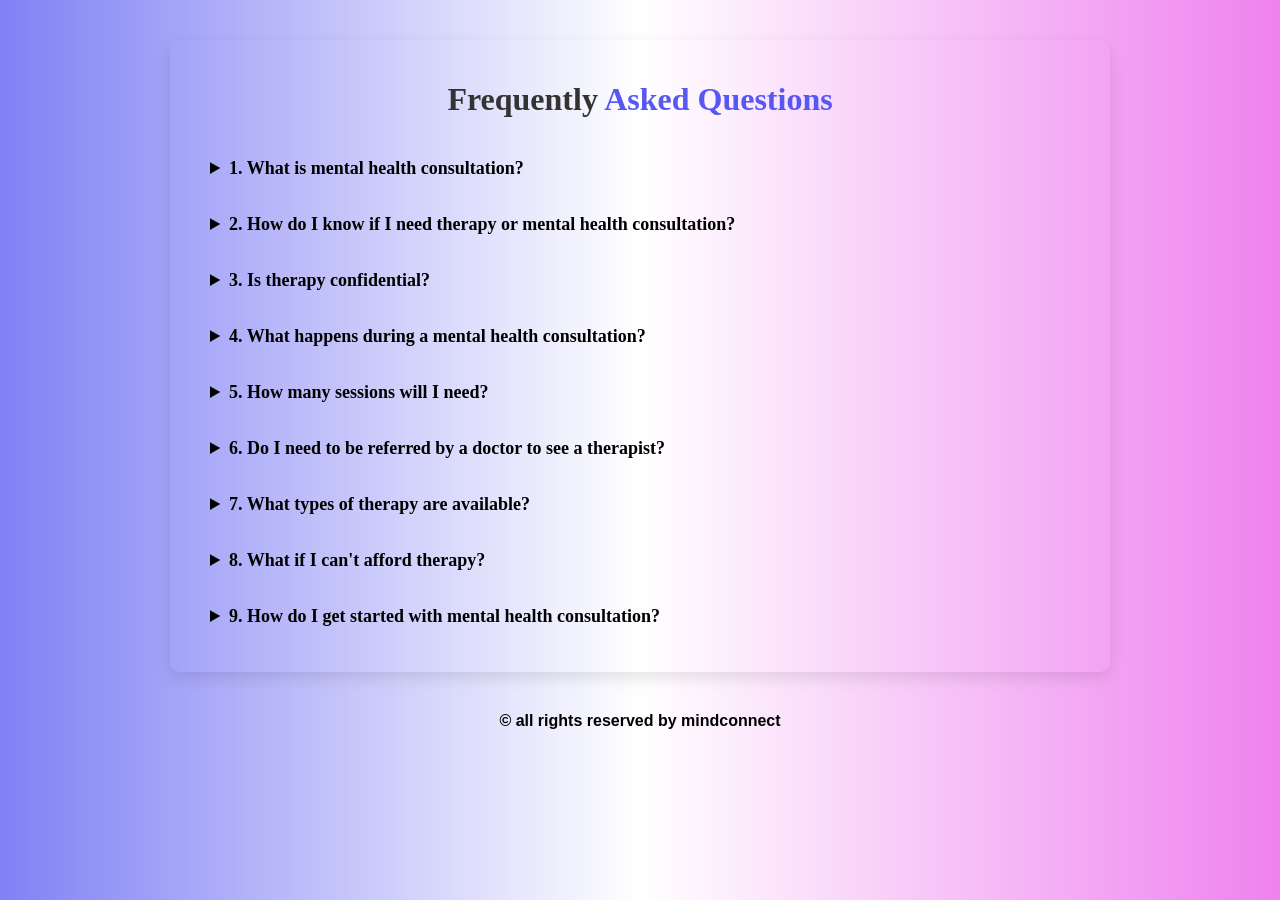
<file: src/main/resources/templates/faq.html>
<!DOCTYPE html>
<html xmlns:th="http://www.thymeleaf.org">
<head>
  <meta charset="UTF-8">
  <meta name="viewport" content="width=device-width, initial-scale=1.0">
  <link rel="stylesheet" href="https://cdnjs.cloudflare.com/ajax/libs/font-awesome/6.0.0/css/all.min.css">
  <title>FAQ - Mental Health Consultation</title>
  <style>
    body {
      font-family: Cambria, Cochin, Georgia, Times, 'Times New Roman', serif;
      background: linear-gradient(to left,violet,white,rgb(129, 129, 245));
      margin: 0;
      padding: 0;
    }

    .faq-container {
      max-width: 900px;
      margin: 40px auto;
      padding: 20px;
      
      border-radius: 10px;
      box-shadow: 0 6px 15px rgba(0, 0, 0, 0.1);
    }

    h1 {
      text-align: center;
      color: #333;
      margin-bottom: 30px;
    }

    details {
      margin-bottom: 15px;
      padding: 10px 0;
    }

    summary {
      font-size: 18px;
      font-weight: bold;
      color: black;
      cursor: pointer;
      padding-left: 20px;
      transition: all 0.3s ease;
      font-family: Georgia, 'Times New Roman', Times, serif;
    }

    summary:hover {
      color: rgb(67, 67, 242);
    }

    p {
      font-family: cursive;
      font-size: 18px;
      color: #333;
      line-height: 1.6;
      margin-top: 10px;
      padding-left: 40px; /* Indentation for the answer */
    }

    span {
      color: rgb(87, 87, 244);
    }
    .copy{
    font-family: Verdana, Geneva, Tahoma, sans-serif;
    color: black;
    text-align: center;
  }
    
    /* Adjust for smaller screens */
    @media (max-width: 600px) {
      .faq-container {
        padding: 15px;
      }

      summary {
        font-size: 16px;
      }

      p {
        font-size: 14px;
      }
    }

  </style>
</head>
<body>

  <div class="faq-container">
    <h1>Frequently <span>Asked Questions</span></h1>

    <details>
      <summary></i> 1. What is mental health consultation?</summary>
      <p>Mental health consultation is a professional service where a licensed therapist or counselor helps individuals address emotional, psychological, and behavioral challenges. This process involves discussing concerns, exploring feelings, and learning coping strategies to improve mental well-being.</p>
    </details>

    <details>
      <summary>2. How do I know if I need therapy or mental health consultation?</summary>
      <p>If you're experiencing persistent feelings of sadness, anxiety, stress, or difficulty managing daily tasks, therapy may help. If you notice patterns of negative thoughts or behavior that affect your quality of life, it's a good idea to seek consultation from a mental health professional.</p>
    </details>

    <details>
      <summary>3. Is therapy confidential?</summary>
      <p>Yes, therapy is confidential. Your therapist is legally and ethically required to protect your privacy. However, in some cases, such as imminent risk of harm to yourself or others, there may be exceptions to confidentiality. You will be informed about the limits of confidentiality during your first session.</p>
    </details>

    <details>
      <summary>4. What happens during a mental health consultation?</summary>
      <p>During your first consultation, the therapist will ask about your personal history, current issues, and goals for therapy. They will listen to your concerns and may suggest a treatment plan. Therapy can involve discussing your feelings, thoughts, and behaviors to help you gain insights and develop coping strategies.</p>
    </details>

    <details>
      <summary>5. How many sessions will I need?</summary>
      <p>The number of sessions needed depends on your individual needs and goals. Some people may find relief after just a few sessions, while others may benefit from long-term therapy. Your therapist will discuss your progress and recommend a plan that works best for you.</p>
    </details>

    <details>
      <summary>6. Do I need to be referred by a doctor to see a therapist?</summary>
      <p>No, you do not need a referral to see a therapist. You can directly reach out to a licensed mental health professional. However, if you have medical concerns that may be related to a mental health issue, your therapist may recommend seeing a doctor or other healthcare provider for a thorough evaluation.</p>
    </details>

    <details>
      <summary>7. What types of therapy are available?</summary>
      <p>There are various types of therapy, including Cognitive Behavioral Therapy (CBT), Dialectical Behavior Therapy (DBT), mindfulness-based therapy, psychodynamic therapy, and more. The type of therapy used will depend on your individual needs and the therapist's expertise. Your therapist will work with you to determine the best approach for you.</p>
    </details>

    <details>
      <summary>8. What if I can't afford therapy?</summary>
      <p>If cost is a concern, many therapists offer sliding scale fees based on income, or you can check if there are local non-profit organizations or mental health clinics that offer affordable services. Some therapists may also accept insurance. It's important to discuss your financial situation upfront with your therapist to find a solution that works for you.</p>
    </details>

    <details>
      <summary>9. How do I get started with mental health consultation?</summary>
      <p>To get started, you can search for a licensed therapist in your area, or contact a mental health service provider. Reach out to inquire about availability, fees, and whether the therapist specializes in your area of concern. Once you find a good fit, you can schedule an initial consultation to begin the process.</p>
    </details>
  </div>
<h4 class="copy">&copy all rights reserved by mindconnect</h4>
</body>
</html>
</file>
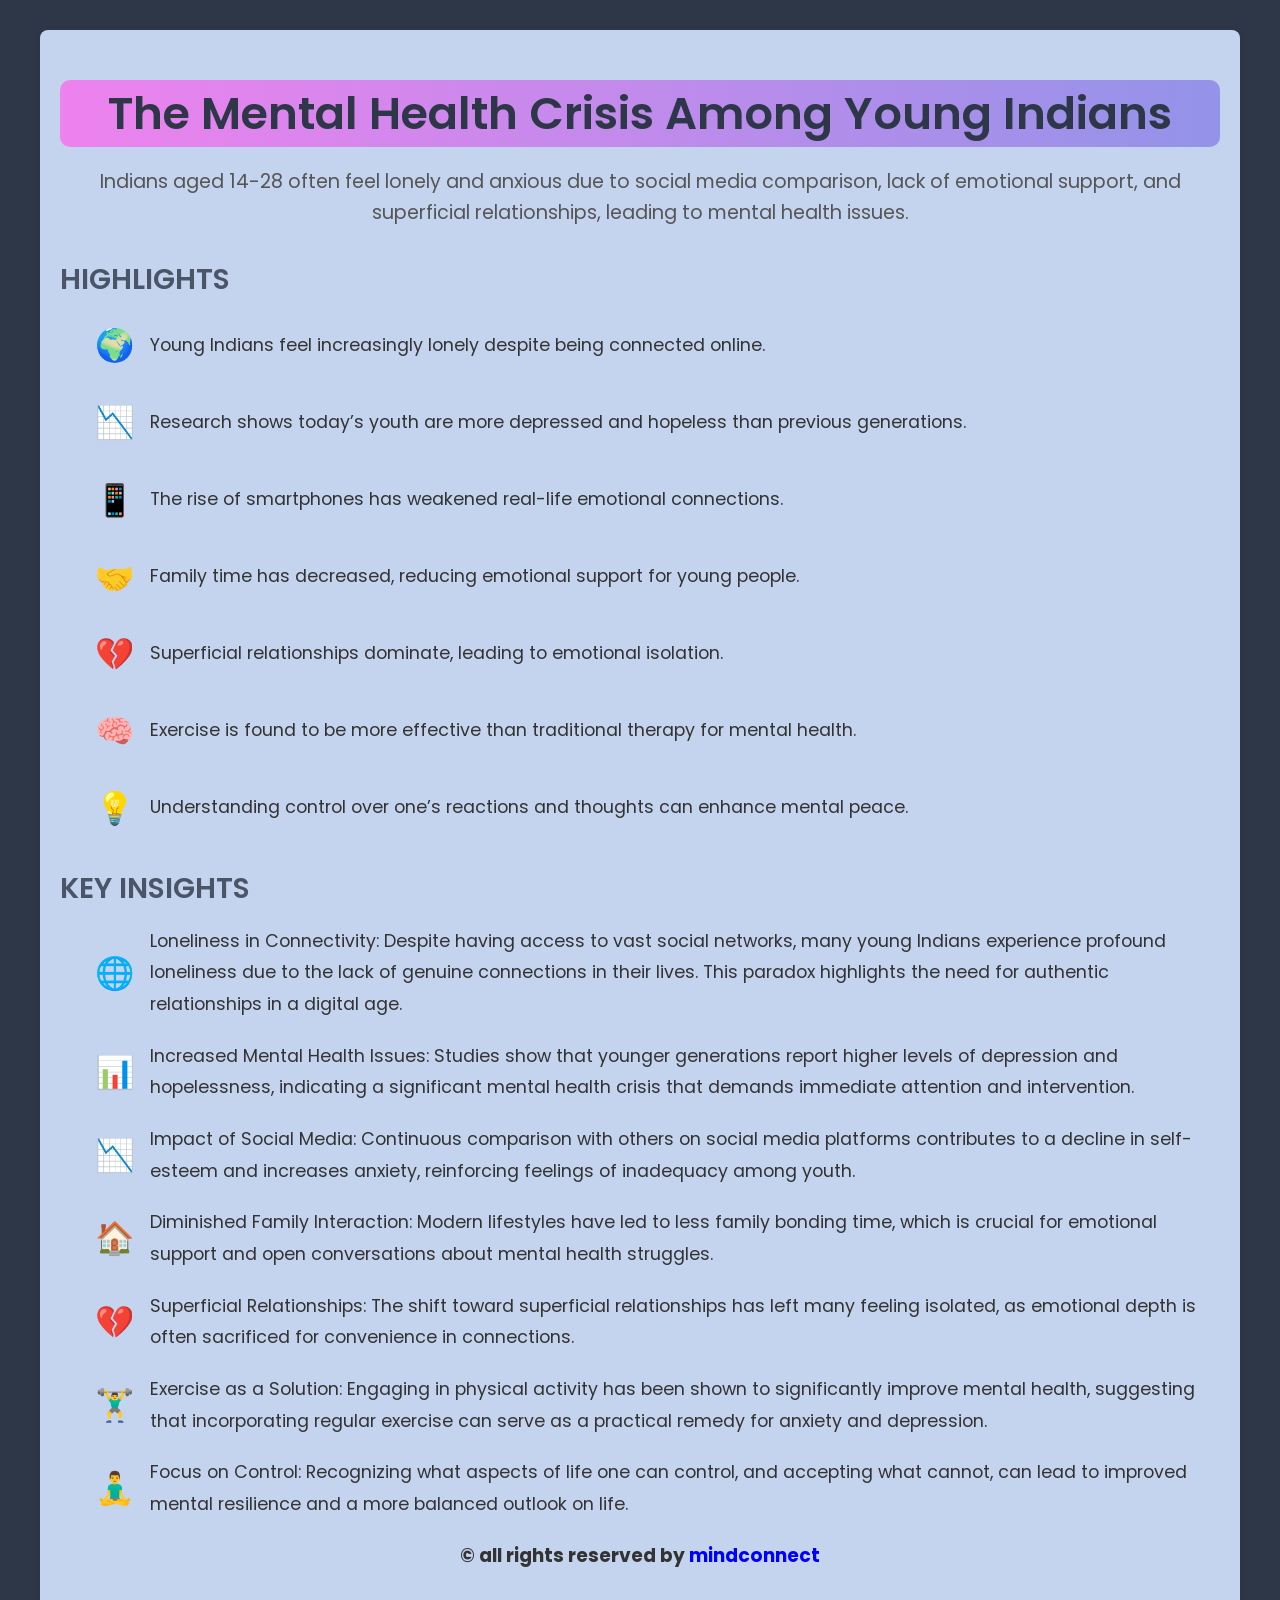
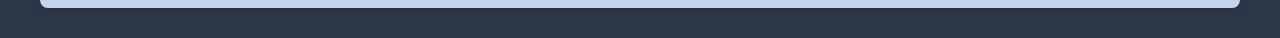
<file: src/main/resources/templates/learn.html>
<!DOCTYPE html>
<html xmlns:th="http://www.thymeleaf.org">
<head>
    <meta charset="UTF-8">
    <meta name="viewport" content="width=device-width, initial-scale=1.0">
    <meta http-equiv="X-UA-Compatible" content="ie=edge">
    <title>Mental Health of Young Indians</title>
    
    
    <link href="https://fonts.googleapis.com/css2?family=Poppins:wght@300;400;600&display=swap" rel="stylesheet">

    
    <style>
     /* General Styles */
body {
    font-family: 'Poppins', sans-serif;
    background-color: #f4f7fc;  /* Light gray background */
    margin: 0;
    padding: 0;
    display: flex;
    justify-content: flex-start; /* Aligns content to the left */
    align-items: flex-start; /* Aligns content to the top */
    height: 100%;
    color: #333;
    flex-direction: column;  /* Stacks sections vertically */
    background-color: #2d3748;
}

.container {
    width: 100%; /* Make the container use the full available width */
    max-width: 1200px; /* Optional: maximum width for large screens */
    margin: 30px auto; /* Centers the container */
    padding: 20px;
    background-color: #fff;
    border-radius: 8px;
    box-shadow: 0 4px 10px rgba(0, 0, 0, 0.1);
    text-align: left;
    box-sizing: border-box; /* Ensures padding doesn't affect width */
    background-color: #c5d4ee;
}

/* Header Section */
h1 {
    text-align: center;
    font-size: 2.8em;
    color: #2d3748;
    margin-bottom: 20px;
    font-weight: 600;
    background: linear-gradient(to left,rgb(147, 147, 233),violet);
    border-radius: 10px;
}

/* Paragraph under the header */
p {
    font-size: 1.2em;
    color: #555;
    line-height: 1.6;
    margin-bottom: 30px;
}

/* Highlights and Key Insights Sections */
.highlights, .key-insights {
    margin-top: 30px;
}

h2 {
    font-size: 1.8em;
    color: #4a5568;
    margin-bottom: 15px;
    text-transform: uppercase;
    font-weight: 600;
}

/* Unordered List */
ul {
    list-style-type: none; /* Remove default list styles */
    padding: 0;
}

li {
    font-size: 1.1em;
    line-height: 1.8;
    margin-bottom: 20px;
    padding-left: 35px;
    position: relative;
}

/* Highlight List Item Styling */
.highlight-item {
    display: flex;
    align-items: center;
}

.highlight-item span {
    font-size: 1.8em;
    margin-right: 15px; /* Space between the icon and the text */
    color: #2c5282;
}

/* Footer Section */
footer {
    text-align: center;
    margin-top: 50px;
    font-size: 1em;
    color: #4a5568;
    padding: 15px;
    background-color: #f7fafc;
    border-radius: 8px;
}

/* Additional Responsive Styles */
@media (max-width: 768px) {
    .container {
        width: 95%; /* Ensure it takes up 95% on smaller screens */
        padding: 15px;
    }

    h1 {
        font-size: 2.2em;
    }

    p {
        font-size: 1.1em;
    }

    h2 {
        font-size: 1.6em;
    }

    .highlight-item span {
        font-size: 1.6em;
    }
}

@media (max-width: 480px) {
    .container {
        width: 100%; /* Full width for mobile screens */
        padding: 10px;
    }

    h1 {
        font-size: 1.8em;
    }

    p {
        font-size: 1em;
    }

    h2 {
        font-size: 1.4em;
    }

    .highlight-item span {
        font-size: 1.4em;
    }
}


    </style>
</head>
<body>

    <div class="container">
        <h1>The Mental Health Crisis Among Young Indians</h1>

        <p style="text-align: center;">Indians aged 14-28 often feel lonely and anxious due to social media comparison, lack of emotional support, and superficial relationships, leading to mental health issues.</p>

        <div class="highlights">
            <h2>Highlights</h2>
            <ul>
                <li class="highlight-item"><span>🌍</span> Young Indians feel increasingly lonely despite being connected online.</li>
                <li class="highlight-item"><span>📉</span> Research shows today’s youth are more depressed and hopeless than previous generations.</li>
                <li class="highlight-item"><span>📱</span> The rise of smartphones has weakened real-life emotional connections.</li>
                <li class="highlight-item"><span>🤝</span> Family time has decreased, reducing emotional support for young people.</li>
                <li class="highlight-item"><span>💔</span> Superficial relationships dominate, leading to emotional isolation.</li>
                <li class="highlight-item"><span>🧠</span> Exercise is found to be more effective than traditional therapy for mental health.</li>
                <li class="highlight-item"><span>💡</span> Understanding control over one’s reactions and thoughts can enhance mental peace.</li>
            </ul>
        </div>

        <div class="key-insights">
            <h2>Key Insights</h2>
            <ul>
                <li class="highlight-item"><span>🌐</span> Loneliness in Connectivity: Despite having access to vast social networks, many young Indians experience profound loneliness due to the lack of genuine connections in their lives. This paradox highlights the need for authentic relationships in a digital age.</li>
                <li class="highlight-item"><span>📊</span> Increased Mental Health Issues: Studies show that younger generations report higher levels of depression and hopelessness, indicating a significant mental health crisis that demands immediate attention and intervention.</li>
                <li class="highlight-item"><span>📉</span> Impact of Social Media: Continuous comparison with others on social media platforms contributes to a decline in self-esteem and increases anxiety, reinforcing feelings of inadequacy among youth.</li>
                <li class="highlight-item"><span>🏠</span> Diminished Family Interaction: Modern lifestyles have led to less family bonding time, which is crucial for emotional support and open conversations about mental health struggles.</li>
                <li class="highlight-item"><span>💔</span> Superficial Relationships: The shift toward superficial relationships has left many feeling isolated, as emotional depth is often sacrificed for convenience in connections.</li>
                <li class="highlight-item"><span>🏋‍♂</span> Exercise as a Solution: Engaging in physical activity has been shown to significantly improve mental health, suggesting that incorporating regular exercise can serve as a practical remedy for anxiety and depression.</li>
                <li class="highlight-item"><span>🧘‍♂</span> Focus on Control: Recognizing what aspects of life one can control, and accepting what cannot, can lead to improved mental resilience and a more balanced outlook on life.</li>
            </ul>
        </div>

    <h3 style="text-align: center;">&copy all rights reserved by <span style="color: blue;">mindconnect</span></h3>
    </div>
    

</body>
</html>
</file>
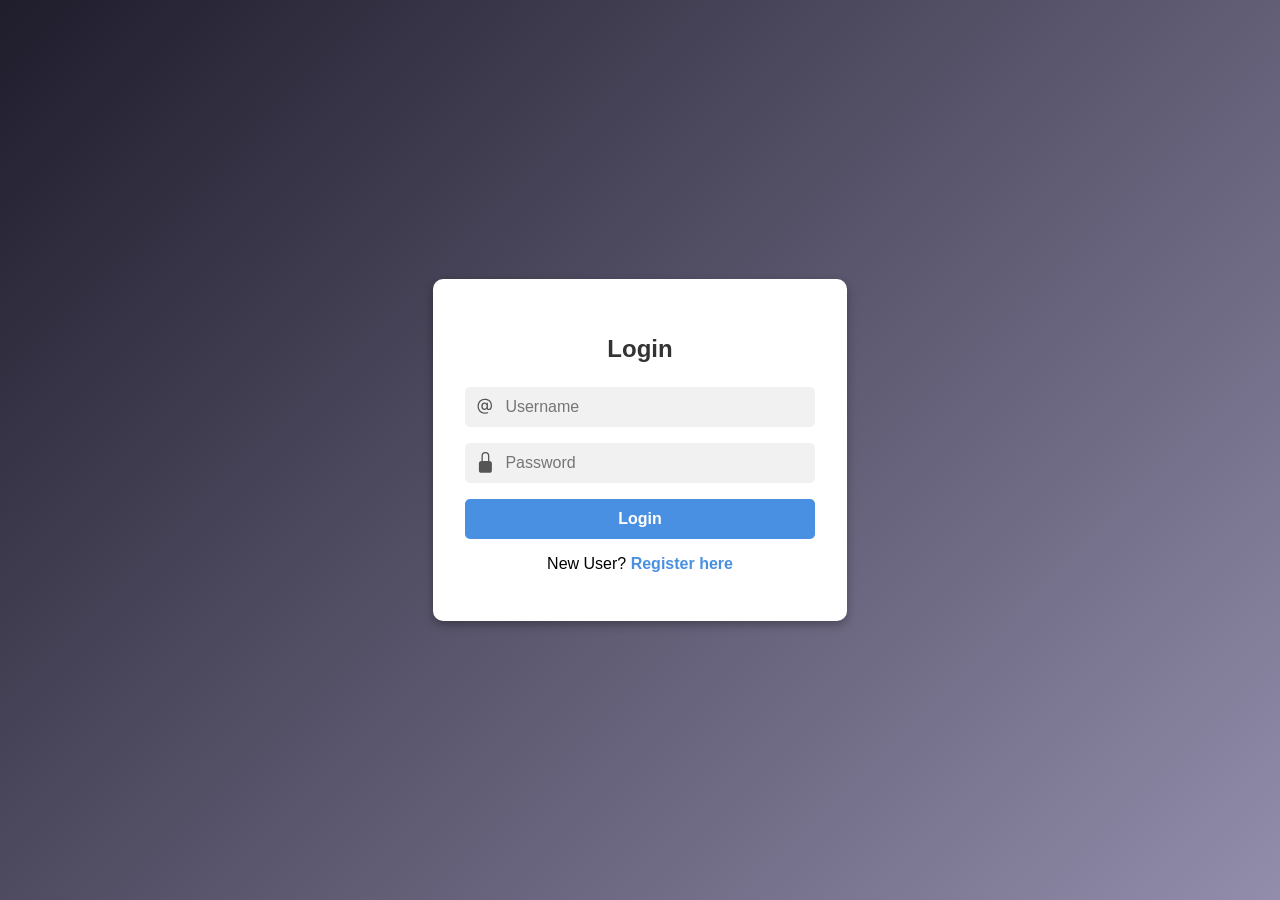
<file: src/main/resources/templates/login.html>
<!DOCTYPE html>
<html lang="en" xmlns:th="http://www.thymeleaf.org">
<head>
    <meta charset="UTF-8">
    <meta name="viewport" content="width=device-width, initial-scale=1.0">
    <title>Login</title>
    <style>
body {
  font-family: Arial, sans-serif;
  display: flex;
  justify-content: center;
  align-items: center;
  height: 100vh;
  background: linear-gradient(135deg, #1f1c2c, #928dab);
  margin: 0;
}

.form {
  width: 100%;
  max-width: 350px;
  padding: 2em;
  background: #ffffff;
  border-radius: 10px;
  box-shadow: 0px 4px 10px rgba(0, 0, 0, 0.3);
  text-align: center;
}

#heading {
  font-size: 1.5em;
  font-weight: bold;
  color: #333;
  margin-bottom: 1em;
}

.field {
  display: flex;
  align-items: center;
  background: #f1f1f1;
  border-radius: 5px;
  padding: 0.6em;
  margin-bottom: 1em;
}

.input-icon {
  width: 1.3em;
  height: 1.3em;
  fill: #555;
}

.input-field {
  flex: 1;
  border: none;
  outline: none;
  background: none;
  padding-left: 10px;
  font-size: 1em;
  color: #333;
}

.form .btn {
  margin-top: 1em;
}

.button1 {
  width: 100%;
  padding: 0.7em;
  font-size: 1em;
  border: none;
  border-radius: 5px;
  background: #4a90e2;
  color: white;
  font-weight: bold;
  cursor: pointer;
  transition: background 0.3s ease-in-out;
}

.button1:hover {
  background: #357ABD;
}

p.error {
  color: red;
  font-size: 0.9em;
  margin-top: 10px;
}

    </style>
</head>
<body>
<form class="form" th:action="@{login}" method="post">
    <p id="heading">Login</p>
    <div class="field">
    <svg class="input-icon" xmlns="http://www.w3.org/2000/svg" width="16" height="16" fill="currentColor" viewBox="0 0 16 16">
    <path d="M13.106 7.222c0-2.967-2.249-5.032-5.482-5.032-3.35 0-5.646 2.318-5.646 5.702 0 3.493 2.235 5.708 5.762 5.708.862 0 1.689-.123 2.304-.335v-.862c-.43.199-1.354.328-2.29.328-2.926 0-4.813-1.88-4.813-4.798 0-2.844 1.921-4.881 4.594-4.881 2.735 0 4.608 1.688 4.608 4.156 0 1.682-.554 2.769-1.416 2.769-.492 0-.772-.28-.772-.76V5.206H8.923v.834h-.11c-.266-.595-.881-.964-1.6-.964-1.4 0-2.378 1.162-2.378 2.823 0 1.737.957 2.906 2.379 2.906.8 0 1.415-.39 1.709-1.087h.11c.081.67.703 1.148 1.503 1.148 1.572 0 2.57-1.415 2.57-3.643zm-7.177.704c0-1.197.54-1.907 1.456-1.907.93 0 1.524.738 1.524 1.907S8.308 9.84 7.371 9.84c-.895 0-1.442-.725-1.442-1.914z"></path>
    </svg>
      <input autocomplete="off" placeholder="Username" class="input-field" type="text" name="username">
    </div>
    <div class="field">
    <svg class="input-icon" xmlns="http://www.w3.org/2000/svg" width="16" height="16" fill="currentColor" viewBox="0 0 16 16">
    <path d="M8 1a2 2 0 0 1 2 2v4H6V3a2 2 0 0 1 2-2zm3 6V3a3 3 0 0 0-6 0v4a2 2 0 0 0-2 2v5a2 2 0 0 0 2 2h6a2 2 0 0 0 2-2V9a2 2 0 0 0-2-2z"></path>
    </svg>
      <input placeholder="Password" class="input-field" type="password" name="password">
    </div>
    <div class="btn">
    <button class="button1">Login</button>
    <p>New User? <a th:href="@{/register}" style="color: #4a90e2; font-weight: bold;">Register here</a></p>
    </div>
    <p th:if="${error}" th:text="${error}" style="color:red;">
</form>
</body>
</html>
</file>
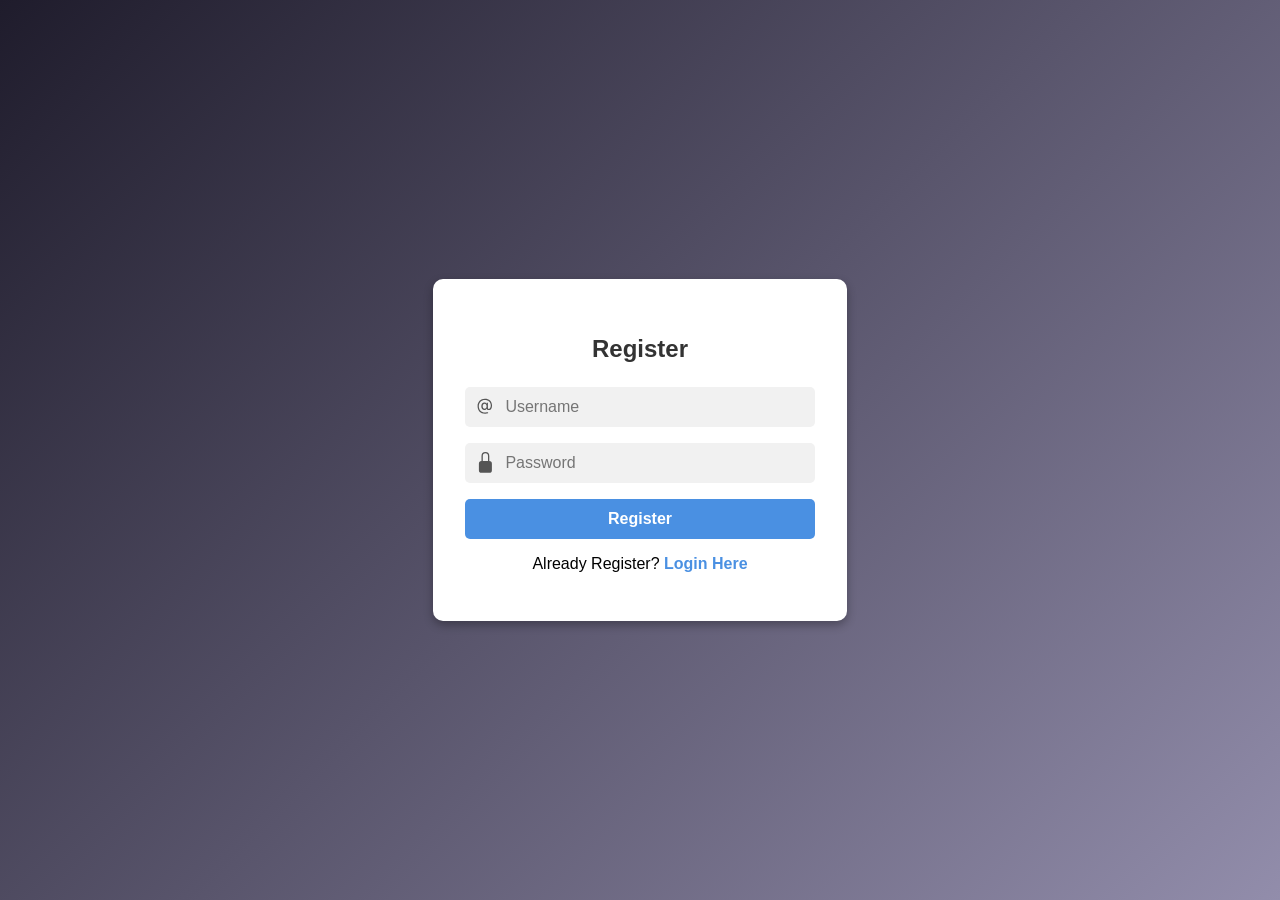
<file: src/main/resources/templates/register.html>
<!DOCTYPE html>
<html lang="en" xmlns:th="http://www.thymeleaf.org">
<head>
    <meta charset="UTF-8">
    <meta name="viewport" content="width=device-width, initial-scale=1.0">
    <title>Register</title>
    <style>
body {
  font-family: Arial, sans-serif;
  display: flex;
  justify-content: center;
  align-items: center;
  height: 100vh;
  background: linear-gradient(135deg, #1f1c2c, #928dab);
  margin: 0;
}

.form {
  width: 100%;
  max-width: 350px;
  padding: 2em;
  background: #ffffff;
  border-radius: 10px;
  box-shadow: 0px 4px 10px rgba(0, 0, 0, 0.3);
  text-align: center;
}

#heading {
  font-size: 1.5em;
  font-weight: bold;
  color: #333;
  margin-bottom: 1em;
}

.field {
  display: flex;
  align-items: center;
  background: #f1f1f1;
  border-radius: 5px;
  padding: 0.6em;
  margin-bottom: 1em;
}

.input-icon {
  width: 1.3em;
  height: 1.3em;
  fill: #555;
}

.input-field {
  flex: 1;
  border: none;
  outline: none;
  background: none;
  padding-left: 10px;
  font-size: 1em;
  color: #333;
}

.form .btn {
  margin-top: 1em;
}

.button1 {
  width: 100%;
  padding: 0.7em;
  font-size: 1em;
  border: none;
  border-radius: 5px;
  background: #4a90e2;
  color: white;
  font-weight: bold;
  cursor: pointer;
  transition: background 0.3s ease-in-out;
}

.button1:hover {
  background: #357ABD;
}

p.error {
  color: red;
  font-size: 0.9em;
  margin-top: 10px;
}

    </style>
</head>
<body>
<form class="form" th:action="@{register}" method="post">
    <p id="heading">Register</p>
    <div class="field">
    <svg class="input-icon" xmlns="http://www.w3.org/2000/svg" width="16" height="16" fill="currentColor" viewBox="0 0 16 16">
    <path d="M13.106 7.222c0-2.967-2.249-5.032-5.482-5.032-3.35 0-5.646 2.318-5.646 5.702 0 3.493 2.235 5.708 5.762 5.708.862 0 1.689-.123 2.304-.335v-.862c-.43.199-1.354.328-2.29.328-2.926 0-4.813-1.88-4.813-4.798 0-2.844 1.921-4.881 4.594-4.881 2.735 0 4.608 1.688 4.608 4.156 0 1.682-.554 2.769-1.416 2.769-.492 0-.772-.28-.772-.76V5.206H8.923v.834h-.11c-.266-.595-.881-.964-1.6-.964-1.4 0-2.378 1.162-2.378 2.823 0 1.737.957 2.906 2.379 2.906.8 0 1.415-.39 1.709-1.087h.11c.081.67.703 1.148 1.503 1.148 1.572 0 2.57-1.415 2.57-3.643zm-7.177.704c0-1.197.54-1.907 1.456-1.907.93 0 1.524.738 1.524 1.907S8.308 9.84 7.371 9.84c-.895 0-1.442-.725-1.442-1.914z"></path>
    </svg>
      <input autocomplete="off" placeholder="Username" class="input-field" type="text" name="username">
    </div>
    <div class="field">
    <svg class="input-icon" xmlns="http://www.w3.org/2000/svg" width="16" height="16" fill="currentColor" viewBox="0 0 16 16">
    <path d="M8 1a2 2 0 0 1 2 2v4H6V3a2 2 0 0 1 2-2zm3 6V3a3 3 0 0 0-6 0v4a2 2 0 0 0-2 2v5a2 2 0 0 0 2 2h6a2 2 0 0 0 2-2V9a2 2 0 0 0-2-2z"></path>
    </svg>
      <input placeholder="Password" class="input-field" type="password" name="password">
    </div>
    <div class="btn">
    <button class="button1">Register</button>
    <p>Already Register? <a th:href="@{/login}" style="color: #4a90e2; font-weight: bold;">Login Here</a></p>
    </div>
    <p th:if="${error}" th:text="${error}" style="color:red;">
</form>
</body>
</html>
</file>
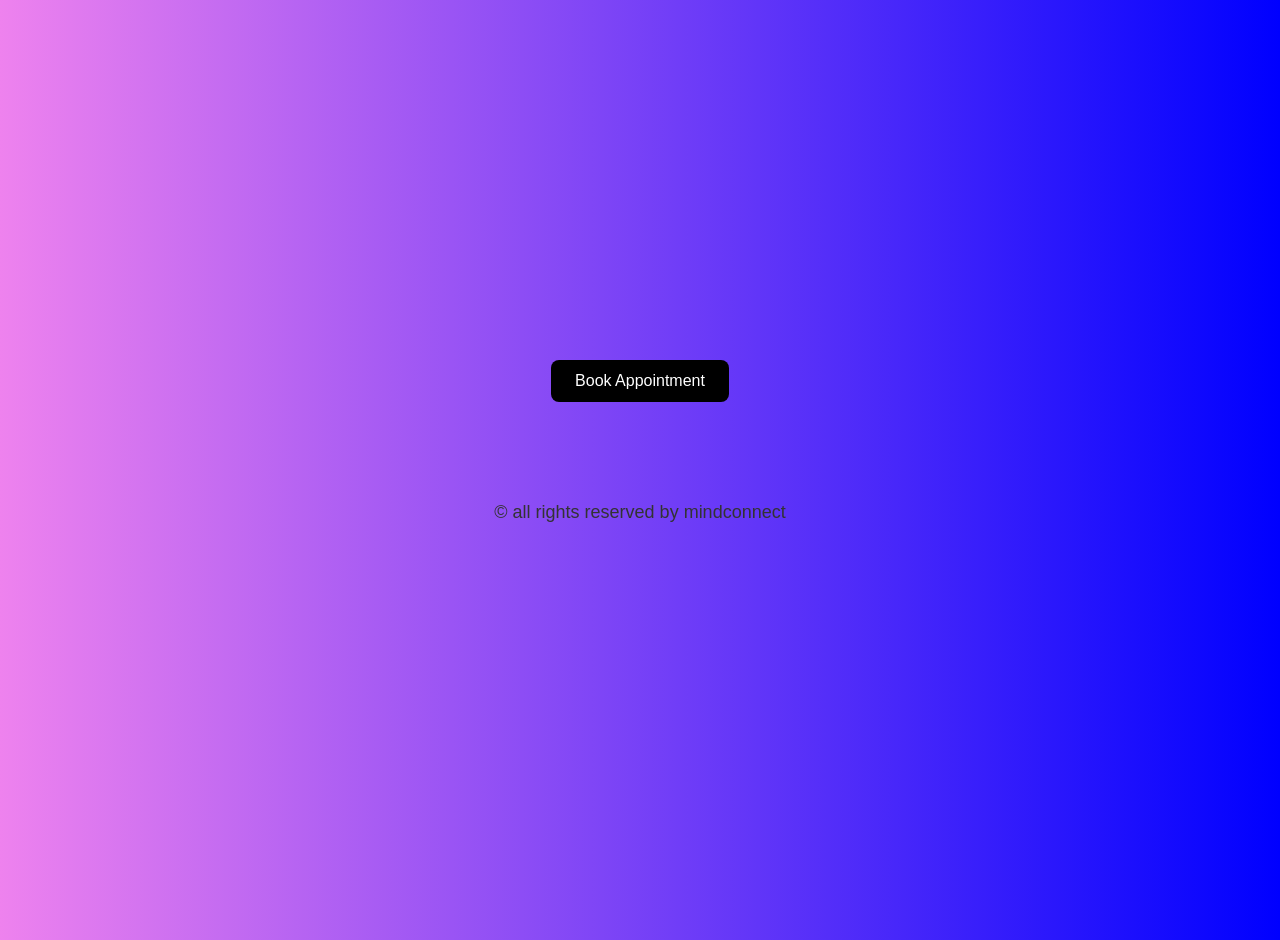
<file: src/main/resources/templates/result.html>
<!DOCTYPE html>
<html xmlns:th="http://www.thymeleaf.org">
<head>
    <title>Quiz Result</title>
<style>
    body {
        font-family: 'Poppins', sans-serif;
        background: linear-gradient(to right, violet, blue);
        color: #333;
        display: flex;
        flex-direction: column;
        align-items: center;
        justify-content: center;
        min-height: 100vh;
        margin: 0;
        padding: 20px;
    }

    h2 {
        font-size: 28px;
        margin-bottom: 10px;
        color: #2d2d2d;
    }

    p {
        font-size: 18px;
        margin: 8px 0;
    }

    button {
        background-color: black;
        color: white;
        border: none;
        padding: 12px 24px;
        font-size: 16px;
        border-radius: 8px;
        cursor: pointer;
        transition: background-color 0.3s ease;
        margin-top: 20px;
    }

    button:hover {
        background-color: white;
        color: black;
        border: none;
        padding: 12px 24px;
        font-size: 16px;
        border-radius: 8px;
        cursor: pointer;
        transition: background-color 0.3s ease;
        margin-top: 20px; 
    }
    a {
        text-decoration: none;
    }
    .rights{
         margin:100px 100px;
    }
</style>
</head>
<body>
   <center>
    <h2 th:text="'Hi ' + ${name} + ','"></h2>
    <p th:text="'Your quiz score is: ' + ${score}"></p>
    <p th:text="${message}"></p>

    <div th:if="${score >= 10}">
        <a href="/meeting">
            <button>Book Appointment</button>
        </a>
    </div>
    <p class="rights">&copy all rights reserved by mindconnect</p>
    </center>
</body>
</html>
</file>
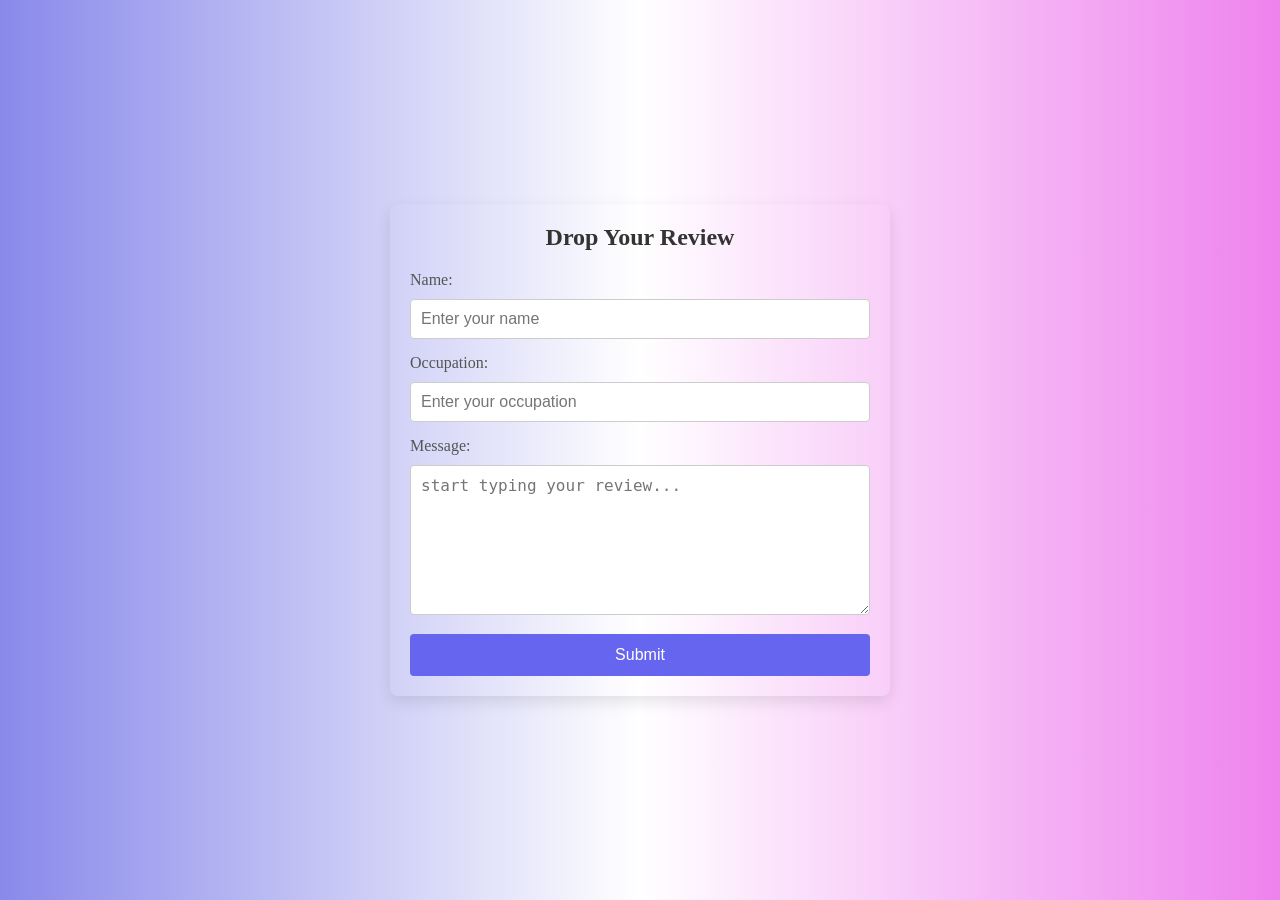
<file: src/main/resources/templates/review.html>
<!DOCTYPE html>
<html xmlns:th="http://www.thymeleaf.org">
<head>
  <meta charset="UTF-8">
  <meta name="viewport" content="width=device-width, initial-scale=1.0">
  <title>Review</title>
  <style>
   
    * {
      margin: 0;
      padding: 0;
      box-sizing: border-box;
    }

    body {
      font-family: Cambria, Cochin, Georgia, Times, 'Times New Roman', serif;
      background-color: #f4f4f4;
      display: flex;
      justify-content: center;
      align-items: center;
      height: 100vh;
      margin: 0;
      background: linear-gradient(to left,violet,white,rgb(137, 137, 235));
    }

    .form-container {
      
      padding: 20px;
      box-shadow: 0 6px 15px rgba(0, 0, 0, 0.1);
      border-radius: 8px;
      width: 100%;
      max-width: 500px;
    }

    h2 {
      text-align: center;
      color: #333;
      margin-bottom: 20px;
    }

    .form-group {
      margin-bottom: 15px;
    }

    label {
      font-size: 16px;
      color: #555;
      margin-bottom: 5px;
      display: block;
    }

    input[type="text"], textarea {
      width: 100%;
      padding: 10px;
      font-size: 16px;
      border: 1px solid #ccc;
      border-radius: 4px;
      margin-top: 5px;
    }

    textarea {
      resize: vertical;
      height: 150px;
    }

    button[type="submit"] {
      background-color: rgb(101, 101, 239);
      color: white;
      padding: 12px 20px;
      font-size: 16px;
      border: none;
      border-radius: 4px;
      cursor: pointer;
      width: 100%;
    }

    button[type="submit"]:hover {
      background-color: blue;
    }



    /* Small screen responsiveness */
    @media (max-width: 600px) {
      .form-container {
        padding: 15px;
      }
      
      button[type="submit"] {
        font-size: 14px;
        padding: 10px 16px;
      }
    }
  </style>
</head>
<body>

  <div class="form-container">
    <h2>Drop Your Review</h2>
    <form action="https://api.web3forms.com/submit" method="POST">
    <input type="hidden" name="access_key" value="55a5c674-f2b2-4df2-97d9-8bf76e5a426b">
      <div class="form-group">
        <label for="name">Name:</label>
        <input type="text" id="name" name="name" required placeholder="Enter your name">
      </div>

      <div class="form-group">
        <label for="occupation">Occupation:</label>
        <input type="text" id="occupation" name="occupation" required placeholder="Enter your occupation">
      </div>

      <div class="form-group">
        <label for="message">Message:</label>
        <textarea id="message" name="message" placeholder="start typing your review..." required></textarea>
      </div>

      <button type="submit">Submit</button>
    </form>
  </div>

</body>
</html>
</file>
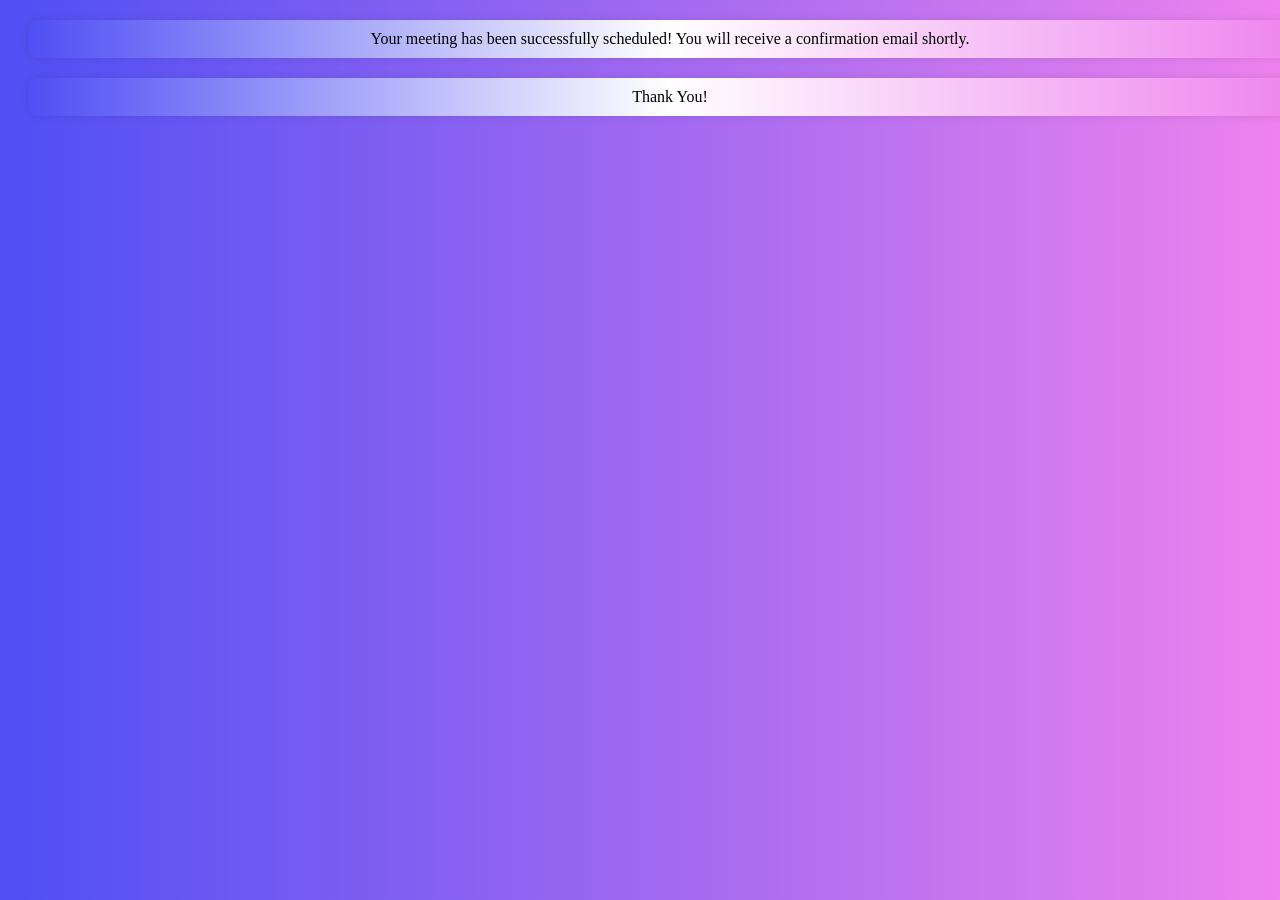
<file: src/main/resources/templates/submit.html>
<!DOCTYPE html>
<html xmlns:th="http://www.thymeleaf.org">
<head>
<meta charset="UTF-8">
<title>Confirmation</title>
<style>
body{
background: linear-gradient(to left, violet,rgb(79, 79, 244));
}
p{
    width: 100%;
    text-align: center;
    color: black;
    font-family: Cambria, Cochin, Georgia, Times, 'Times New Roman', serif;
    background: linear-gradient(to left, violet, white, rgb(79, 79, 244));
    margin: 20px;
    padding: 10px;
    border-radius: 10px;
    box-shadow: 0 0 10px rgba(0, 0, 0, 0.1);
}
</style>
</head>
<body>
<div id="confirmation-message">
 <p>Your meeting has been successfully scheduled! You will receive a confirmation email shortly.</p>
 <p>Thank You! </p>
</div>
</body>
</html>
</file>
